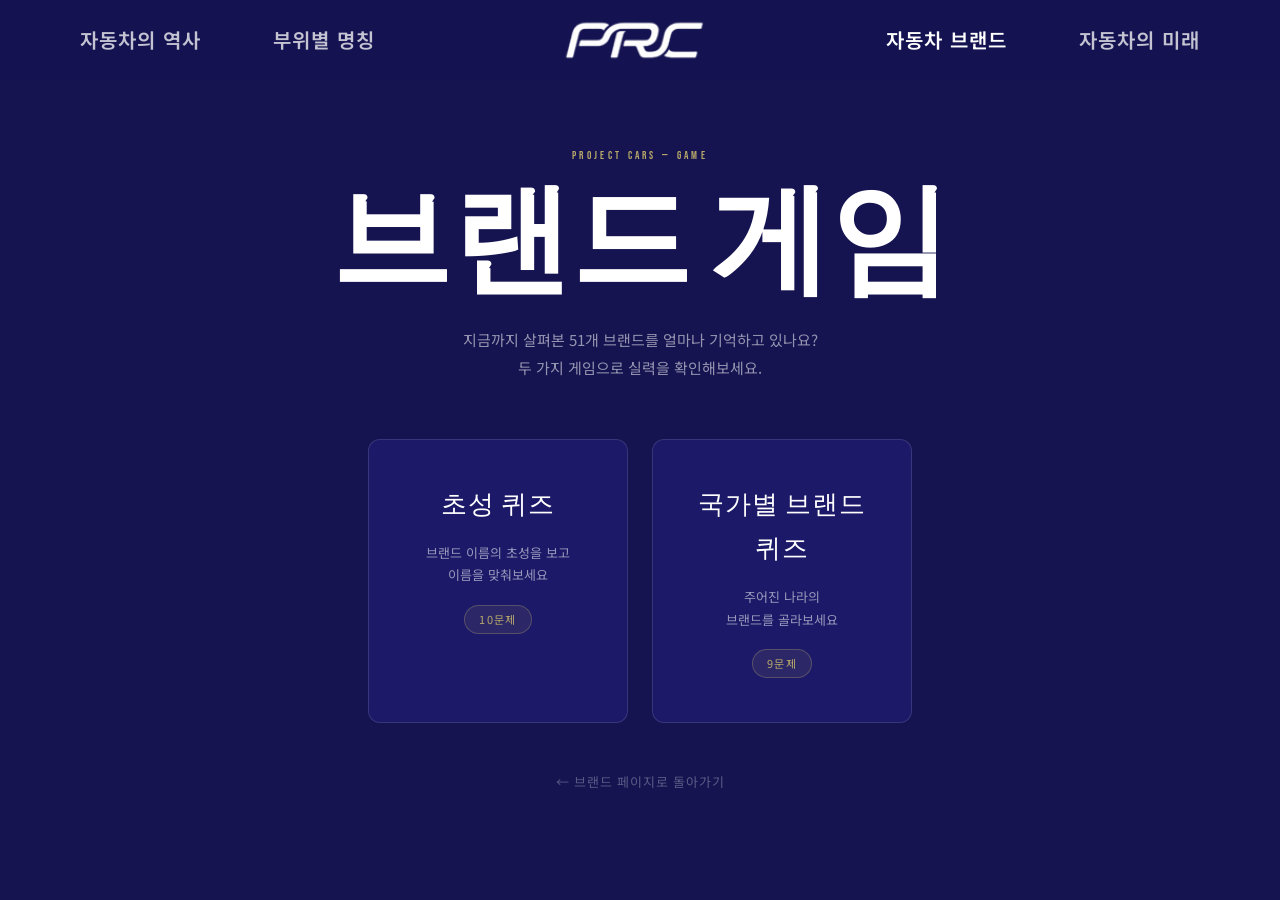
<file: brands_game.html>
<!doctype html>
<html lang="ko">
  <head>
    <meta charset="UTF-8" />
    <meta name="viewport" content="width=device-width, initial-scale=1.0" />
    <title>Project Cars — 브랜드 게임</title>

    <link rel="preconnect" href="https://fonts.googleapis.com" />
    <link
      href="https://fonts.googleapis.com/css2?family=Noto+Sans+KR:wght@300;400;500;700&family=Bebas+Neue&display=swap"
      rel="stylesheet"
    />
    <link
      href="https://fonts.googleapis.com/css2?family=Black+Han+Sans&display=swap"
      rel="stylesheet"
    />
    <link rel="stylesheet" href="theme.css" />
    <link rel="stylesheet" href="brands_game_style.css" />
  </head>

  <body>
    <!-- 공통 네비게이션 바 -->
    <nav class="nav">
      <div class="nav-left">
        <a class="nav-link" href="history.html">자동차의 역사</a>
        <a class="nav-link" href="parts.html">부위별 명칭</a>
      </div>
      <div class="nav-logo">
        <a href="index.html">
          <img src="logo.png" alt="Project Cars" />
        </a>
      </div>
      <div class="nav-right">
        <a class="nav-link active" href="brands.html">자동차 브랜드</a>
        <a class="nav-link" href="future.html">자동차의 미래</a>
      </div>
    </nav>

    <!-- ============================================================
       [화면 1] 게임 선택 화면
  ============================================================ -->
    <div id="selectionScreen" class="game-screen">
      <div class="selection-inner">
        <div class="game-tag">Project Cars — Game</div>
        <h1 class="game-main-title">브랜드 게임</h1>
        <p class="game-subtitle">
          지금까지 살펴본 51개 브랜드를 얼마나 기억하고 있나요?<br />
          두 가지 게임으로 실력을 확인해보세요.
        </p>

        <div class="game-cards">
          <div class="game-select-card" onclick="startGame('cho')">
            <div class="game-select-title">초성 퀴즈</div>
            <div class="game-select-desc">
              브랜드 이름의 초성을 보고<br />이름을 맞춰보세요
            </div>
            <div class="game-select-rounds">10문제</div>
          </div>

          <div class="game-select-card" onclick="startGame('country')">
            <div class="game-select-title">국가별 브랜드 퀴즈</div>
            <div class="game-select-desc">
              주어진 나라의<br />브랜드를 골라보세요
            </div>
            <div class="game-select-rounds">9문제</div>
          </div>
        </div>

        <a href="brands.html" class="selection-back-link"
          >← 브랜드 페이지로 돌아가기</a
        >
      </div>
    </div>

    <!-- ============================================================
       [화면 2] 게임 진행 화면
  ============================================================ -->
    <div id="gameScreen" class="game-screen">
      <!-- 게임 헤더 (문제 번호 / 게임명 / 점수) -->
      <div class="game-header">
        <button class="game-back-btn" onclick="confirmExit()">
          ← 나가기
        </button>
        <span id="gameTitle" class="game-header-title"></span>
        <div class="game-header-right">
          <span id="roundDisplay" class="round-display">1 / 10</span>
          <span id="scoreDisplay" class="score-display">0점</span>
        </div>
      </div>

      <!-- 진행 바 -->
      <div class="game-progress-bar">
        <div id="progressFill" class="game-progress-fill"></div>
      </div>

      <!-- 질문 + 보기 + 피드백 -->
      <div class="game-main">
        <div id="questionArea" class="question-area"></div>
        <div id="choicesArea" class="choices-area"></div>
        <div id="feedbackArea" class="feedback-area"></div>
        <button
          id="nextBtn"
          class="next-btn"
          onclick="handleNext()"
          style="display: none"
        >
          다음 문제 →
        </button>

        <button class="exit-mid-btn" onclick="confirmExit()">
          브랜드 페이지로 돌아가기
        </button>
      </div>
    </div>

    <!-- ============================================================
       [화면 3] 결과 화면
  ============================================================ -->
    <div id="resultScreen" class="game-screen">
      <div class="result-inner">
        <div id="resultContent"></div>
        <div class="result-buttons">
          <button class="result-btn result-btn-primary" onclick="restartGame()">
            다시 하기
          </button>
          <button
            id="otherGameBtn"
            class="result-btn result-btn-secondary"
            onclick="goToOtherGame()"
          >
          </button>
          <a href="brands.html" class="result-btn result-btn-ghost"
            >브랜드 보러 가기</a
          >
        </div>
      </div>
    </div>

    <script src="brands_data.js"></script>
    <script src="brands_game.js"></script>
  </body>
</html>
</file>
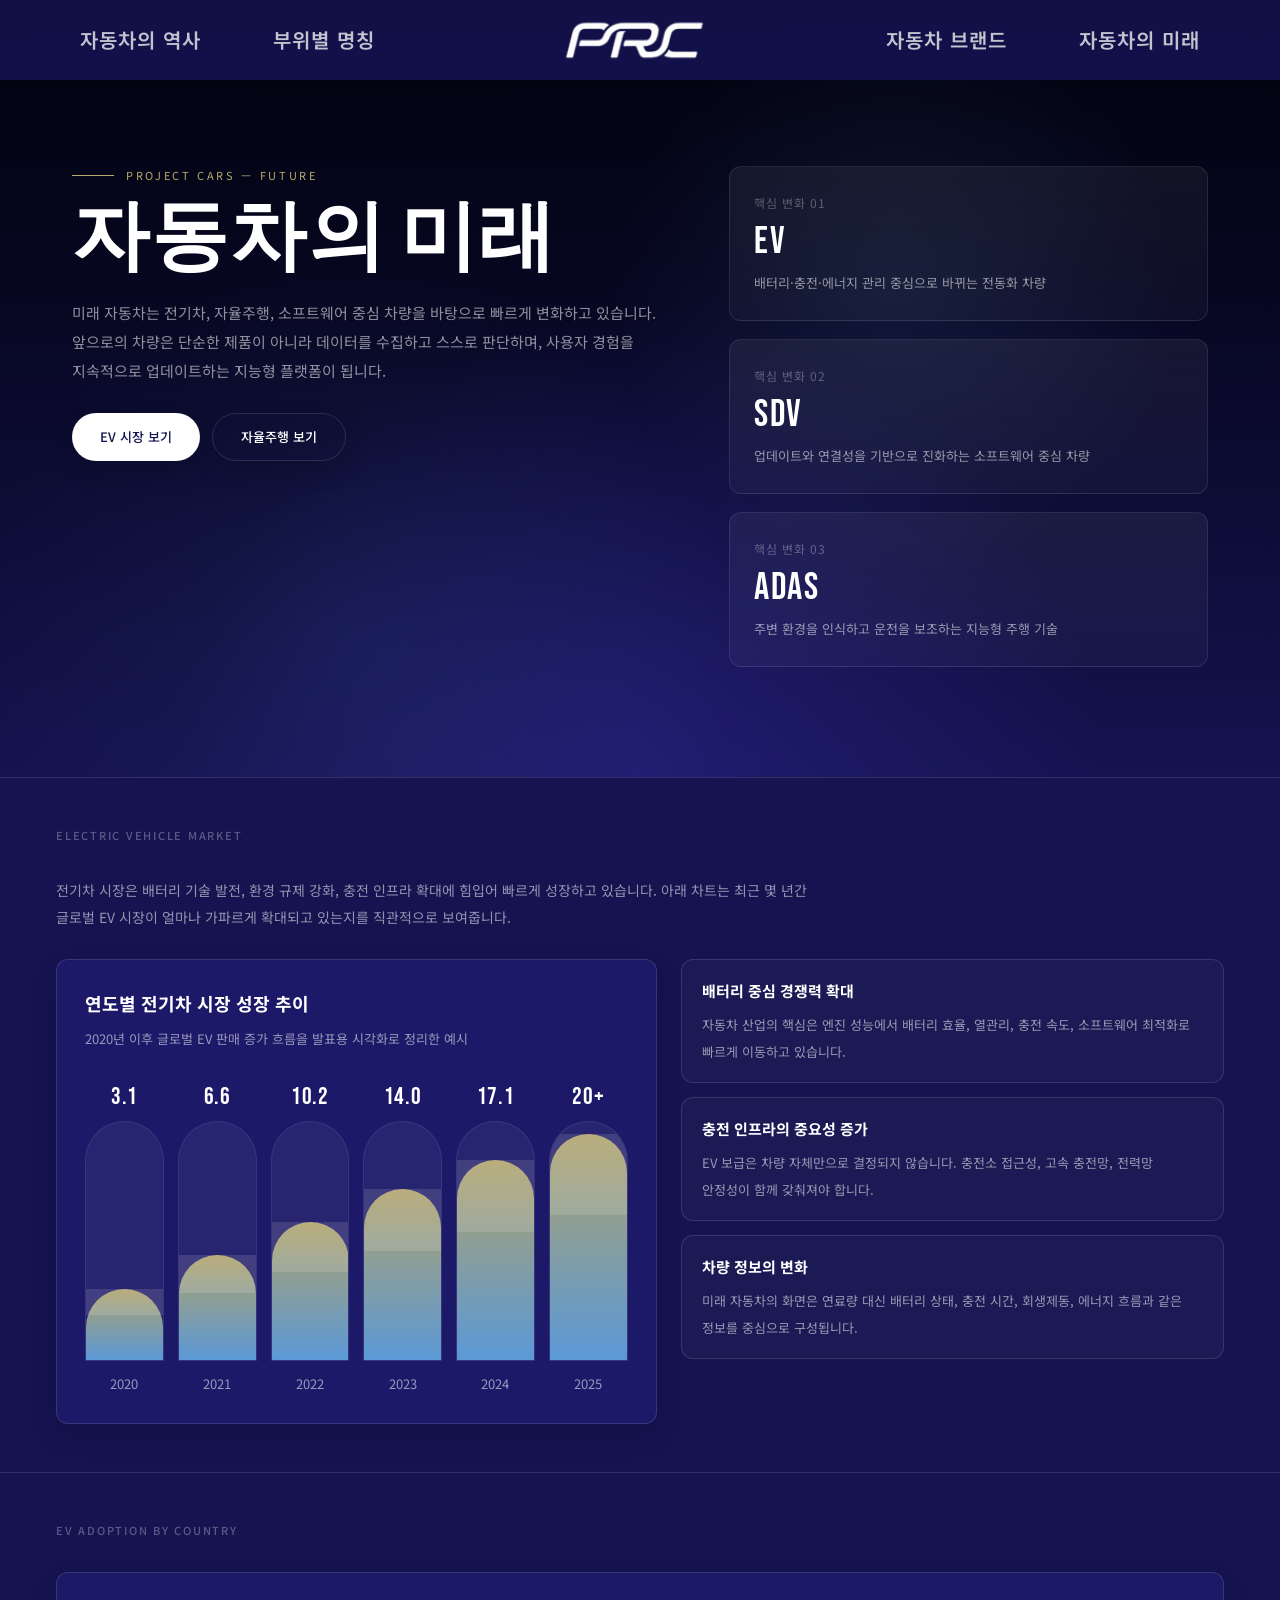
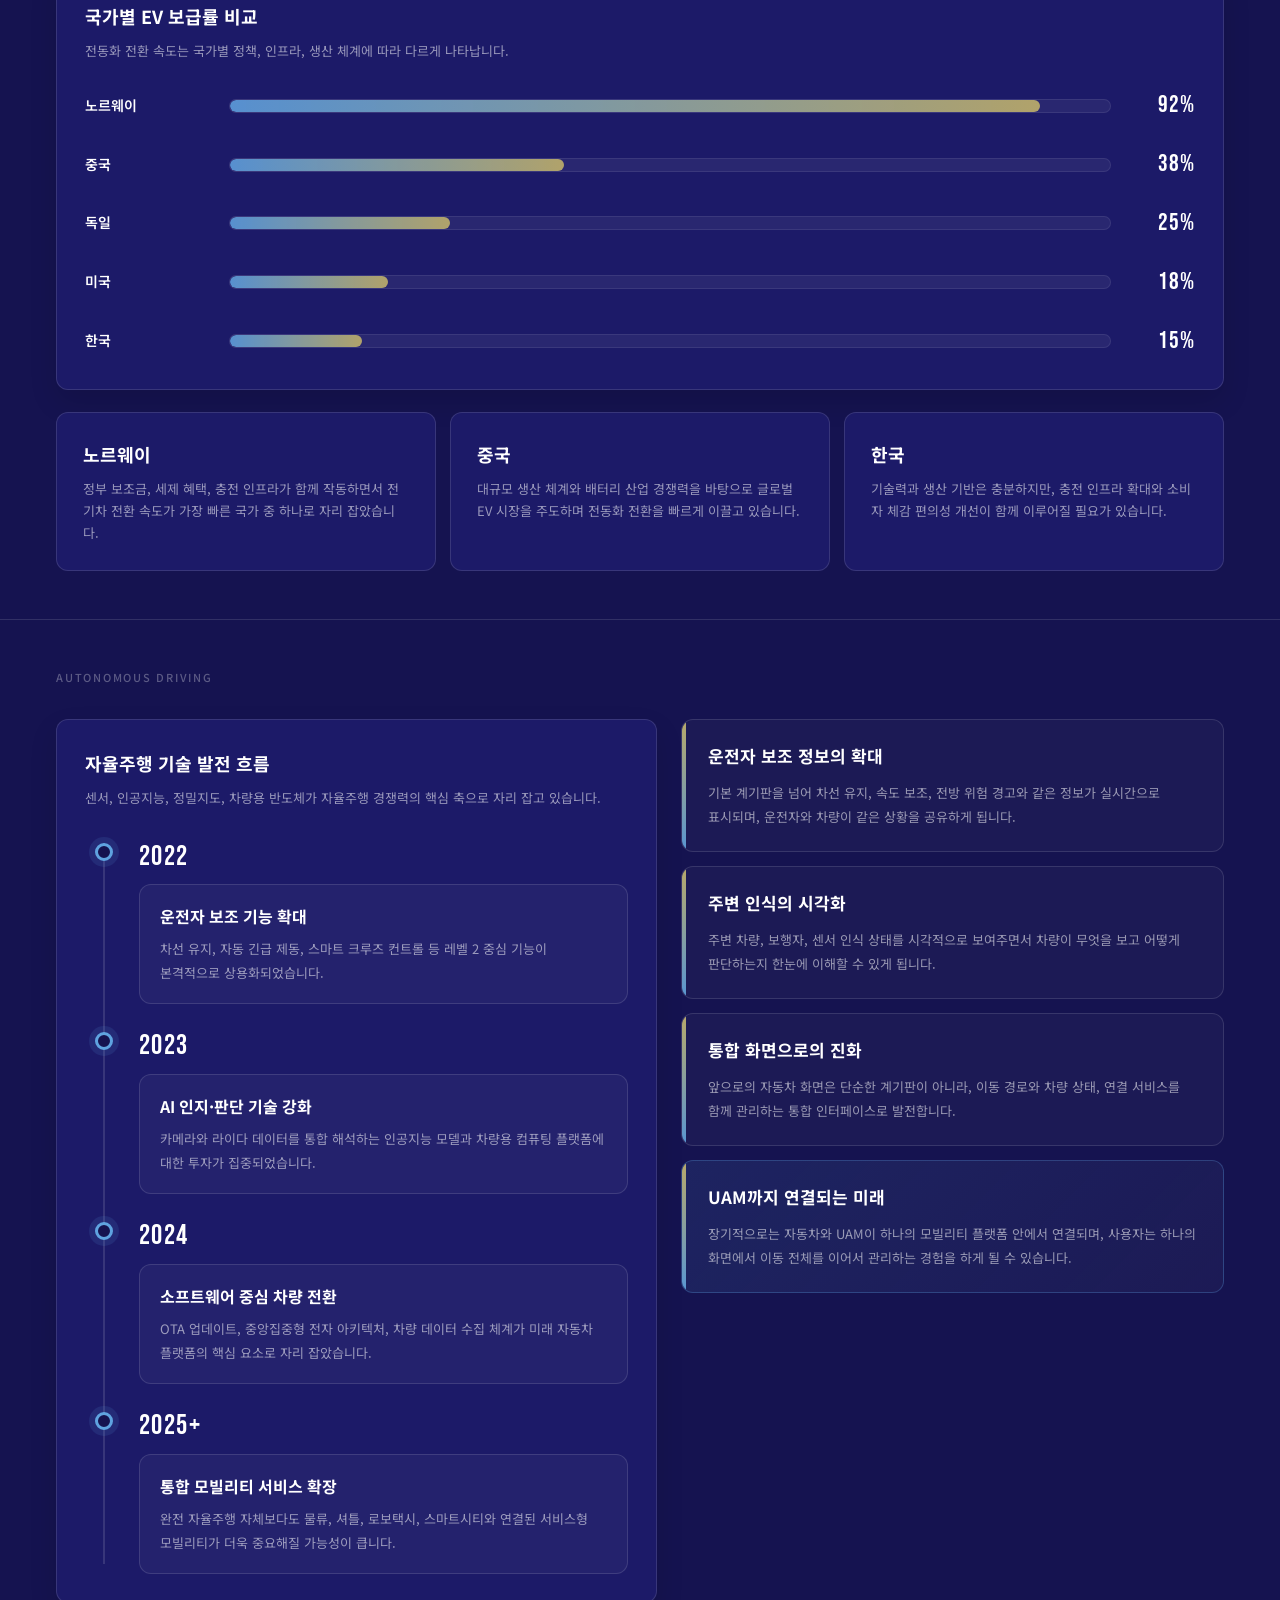
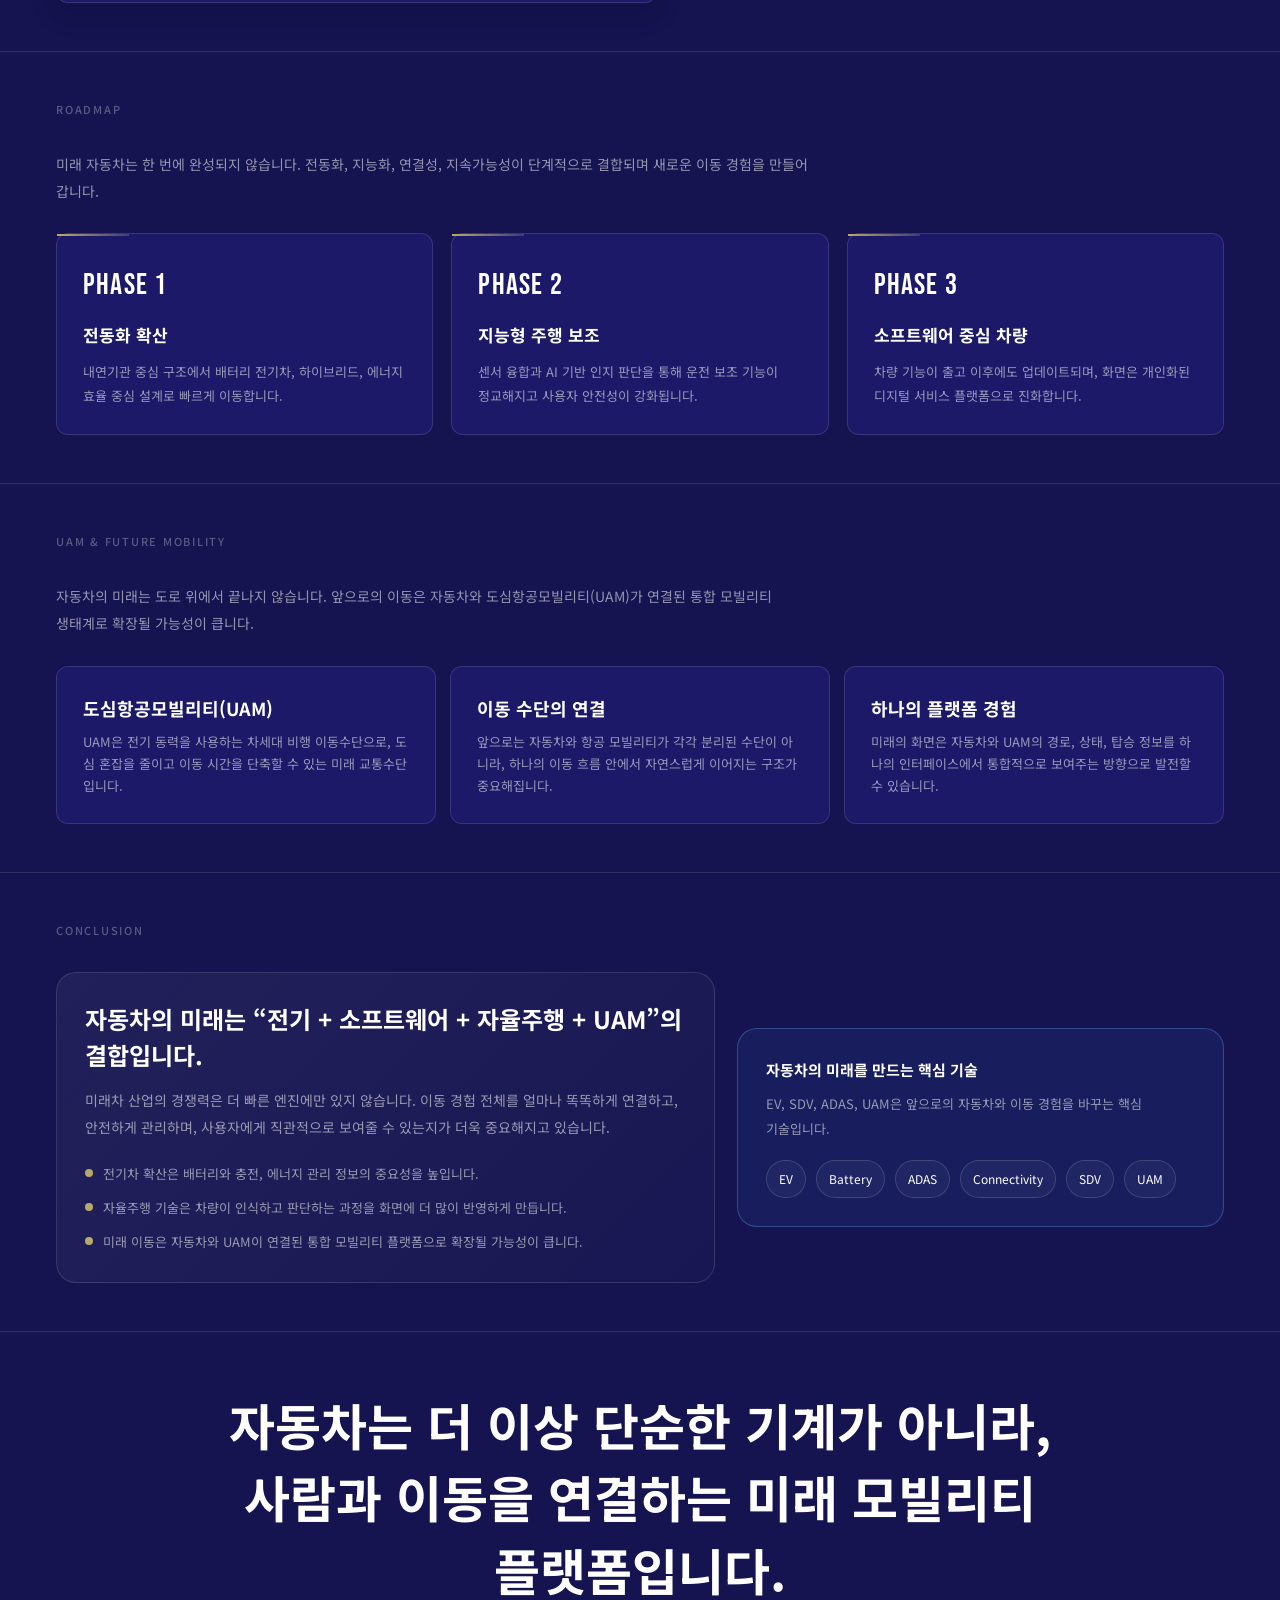
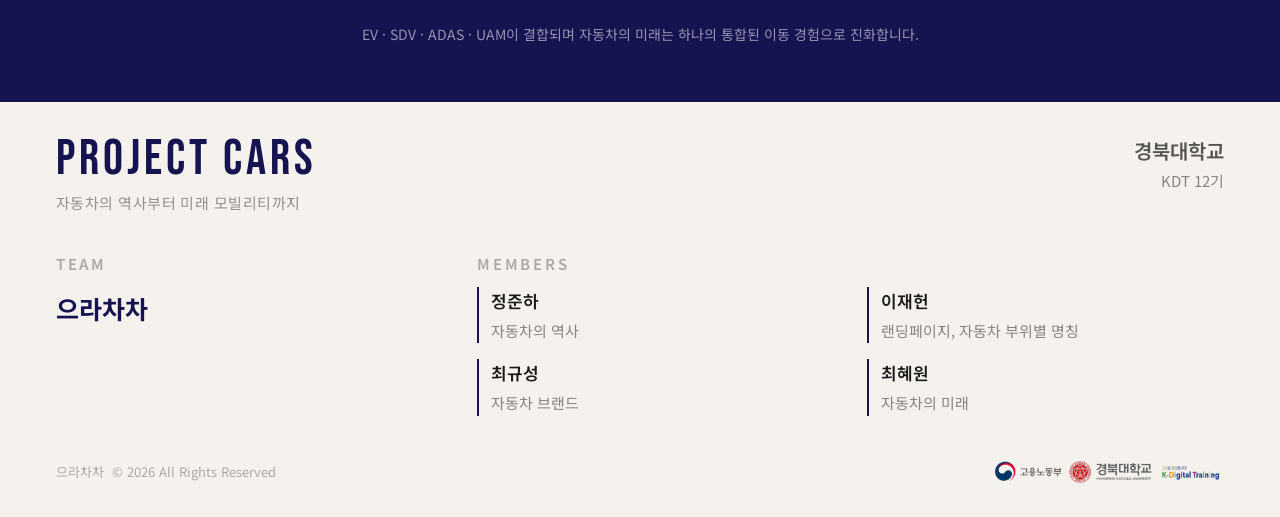
<file: future.html>
<!DOCTYPE html>
<html lang="ko">
<head>
  <meta charset="UTF-8">
  <meta name="viewport" content="width=device-width, initial-scale=1.0">
  <title>Project Cars — 자동차의 미래</title>
  <link rel="preconnect" href="https://fonts.googleapis.com">
  <link href="https://fonts.googleapis.com/css2?family=Noto+Sans+KR:wght@300;400;500;700&family=Bebas+Neue&display=swap" rel="stylesheet">
  <link href="https://fonts.googleapis.com/css2?family=Black+Han+Sans&display=swap" rel="stylesheet">
  <link rel="stylesheet" href="theme.css">
  <link rel="stylesheet" href="future_page.css">
</head>
<body>

  <!-- 미래 페이지 전용 인트로 -->
  <div id="future-intro">
    <div class="future-intro-core">
      <div class="future-intro-ring ring-1"></div>
      <div class="future-intro-ring ring-2"></div>
      <div class="future-intro-ring ring-3"></div>
      <div class="future-intro-grid"></div>
      <div class="future-intro-text">
        <div class="future-intro-kicker">PROJECT CARS</div>
        <div class="future-intro-title">FUTURE MOBILITY</div>
        <div class="future-intro-status">SYSTEM BOOTING · EV · SDV · ADAS · UAM</div>
      </div>
      <div class="future-intro-battery">
        <div class="future-intro-battery-fill"></div>
      </div>
    </div>
  </div>


  <!-- ※ 네비게이션 바 — 수정하지 마세요 -->
  <nav class="nav">
    <div class="nav-left">
      <a class="nav-link" href="history.html">자동차의 역사</a>
      <a class="nav-link" href="parts.html">부위별 명칭</a>
    </div>
    <div class="nav-logo">
      <a href="index.html">
        <img src="logo.png" alt="Project Cars">
      </a>
    </div>
    <div class="nav-right">
      <a class="nav-link" href="brands.html">자동차 브랜드</a>
      <a class="nav-link" href="future.html">자동차의 미래</a>
    </div>
  </nav>
<main>
    <div class="future-hero">
      <div class="future-hero-panel reveal is-visible delay-1">
        <div>
          <div class="eyebrow">Project Cars — Future</div>
          <h1 class="page-title future-main-title">자동차의 미래</h1>
<div class="hero-desc">
            미래 자동차는 전기차, 자율주행, 소프트웨어 중심 차량을 바탕으로 빠르게 변화하고 있습니다.<br>
            앞으로의 차량은 단순한 제품이 아니라 데이터를 수집하고 스스로 판단하며,
            사용자 경험을 지속적으로 업데이트하는 지능형 플랫폼이 됩니다.
          </div>
          <div class="hero-actions">
            <a class="btn btn-primary" href="#ev-growth">EV 시장 보기</a>
            <a class="btn btn-outline" href="#autonomous-investment">자율주행 보기</a>
          </div>
        </div>

        <div class="hero-side">
<div class="hero-metrics">
            <div class="metric-card">
              <div class="metric-label">핵심 변화 01</div>
              <div class="metric-value">EV</div>
              <div class="metric-note">배터리·충전·에너지 관리 중심으로 바뀌는 전동화 차량</div>
            </div>
            <div class="metric-card" style="animation-delay: 0.2s;">
              <div class="metric-label">핵심 변화 02</div>
              <div class="metric-value">SDV</div>
              <div class="metric-note">업데이트와 연결성을 기반으로 진화하는 소프트웨어 중심 차량</div>
            </div>
            <div class="metric-card" style="animation-delay: 0.4s;">
              <div class="metric-label">핵심 변화 03</div>
              <div class="metric-value">ADAS</div>
              <div class="metric-note">주변 환경을 인식하고 운전을 보조하는 지능형 주행 기술</div>
            </div>
          </div>
        </div>
      </div>
    </div>
    </div>

    <div class="section reveal" id="ev-growth">
      <div class="section-label">Electric Vehicle Market</div>
      <div class="section-intro">
        전기차 시장은 배터리 기술 발전, 환경 규제 강화, 충전 인프라 확대에 힘입어 빠르게 성장하고 있습니다.
        아래 차트는 최근 몇 년간 글로벌 EV 시장이 얼마나 가파르게 확대되고 있는지를 직관적으로 보여줍니다.
      </div>

      <div class="future-grid-2">
        <div class="chart-shell">
          <div class="chart-title">연도별 전기차 시장 성장 추이</div>
          <div class="chart-subtitle">2020년 이후 글로벌 EV 판매 증가 흐름을 발표용 시각화로 정리한 예시</div>
          <div class="bar-chart">
            <div class="bar-col">
              <div class="bar-value">3.1</div>
              <div class="bar-wrap"><div class="bar" style="height: 30%;"></div></div>
              <div class="bar-year">2020</div>
            </div>
            <div class="bar-col">
              <div class="bar-value">6.6</div>
              <div class="bar-wrap"><div class="bar" style="height: 44%; animation-delay: 0.08s;"></div></div>
              <div class="bar-year">2021</div>
            </div>
            <div class="bar-col">
              <div class="bar-value">10.2</div>
              <div class="bar-wrap"><div class="bar" style="height: 58%; animation-delay: 0.16s;"></div></div>
              <div class="bar-year">2022</div>
            </div>
            <div class="bar-col">
              <div class="bar-value">14.0</div>
              <div class="bar-wrap"><div class="bar" style="height: 72%; animation-delay: 0.24s;"></div></div>
              <div class="bar-year">2023</div>
            </div>
            <div class="bar-col">
              <div class="bar-value">17.1</div>
              <div class="bar-wrap"><div class="bar" style="height: 84%; animation-delay: 0.32s;"></div></div>
              <div class="bar-year">2024</div>
            </div>
            <div class="bar-col">
              <div class="bar-value">20+</div>
              <div class="bar-wrap"><div class="bar" style="height: 95%; animation-delay: 0.4s;"></div></div>
              <div class="bar-year">2025</div>
            </div>
          </div>
        </div>

        <div class="insight-list">
          <div class="insight-item">
            <strong>배터리 중심 경쟁력 확대</strong>
            <span>자동차 산업의 핵심은 엔진 성능에서 배터리 효율, 열관리, 충전 속도, 소프트웨어 최적화로 빠르게 이동하고 있습니다.</span>
          </div>
          <div class="insight-item">
            <strong>충전 인프라의 중요성 증가</strong>
            <span>EV 보급은 차량 자체만으로 결정되지 않습니다. 충전소 접근성, 고속 충전망, 전력망 안정성이 함께 갖춰져야 합니다.</span>
          </div>
          <div class="insight-item">
            <strong>차량 정보의 변화</strong>
            <span>미래 자동차의 화면은 연료량 대신 배터리 상태, 충전 시간, 회생제동, 에너지 흐름과 같은 정보를 중심으로 구성됩니다.</span>
          </div>
        </div>
      </div>
    </div>

    <div class="section reveal">
      <div class="section-label">EV Adoption by Country</div>
      <div class="chart-shell" style="margin-bottom: 22px;">
        <div class="chart-title">국가별 EV 보급률 비교</div>
        <div class="chart-subtitle">전동화 전환 속도는 국가별 정책, 인프라, 생산 체계에 따라 다르게 나타납니다.</div>
        <div class="adoption-list">
          <div class="adoption-row">
            <div class="adoption-country">노르웨이</div>
            <div class="adoption-track"><div class="adoption-fill" style="width: 92%;"></div></div>
            <div class="adoption-rate">92%</div>
          </div>
          <div class="adoption-row">
            <div class="adoption-country">중국</div>
            <div class="adoption-track"><div class="adoption-fill" style="width: 38%; animation-delay: 0.08s;"></div></div>
            <div class="adoption-rate">38%</div>
          </div>
          <div class="adoption-row">
            <div class="adoption-country">독일</div>
            <div class="adoption-track"><div class="adoption-fill" style="width: 25%; animation-delay: 0.16s;"></div></div>
            <div class="adoption-rate">25%</div>
          </div>
          <div class="adoption-row">
            <div class="adoption-country">미국</div>
            <div class="adoption-track"><div class="adoption-fill" style="width: 18%; animation-delay: 0.24s;"></div></div>
            <div class="adoption-rate">18%</div>
          </div>
          <div class="adoption-row">
            <div class="adoption-country">한국</div>
            <div class="adoption-track"><div class="adoption-fill" style="width: 15%; animation-delay: 0.32s;"></div></div>
            <div class="adoption-rate">15%</div>
          </div>
        </div>
      </div>

      <div class="country-reason-grid" style="grid-template-columns: repeat(auto-fit, minmax(220px, 1fr));">
        <div class="card">
          <div class="card-title">노르웨이</div>
          <div class="card-desc">정부 보조금, 세제 혜택, 충전 인프라가 함께 작동하면서 전기차 전환 속도가 가장 빠른 국가 중 하나로 자리 잡았습니다.</div>
        </div>
        <div class="card">
          <div class="card-title">중국</div>
          <div class="card-desc">대규모 생산 체계와 배터리 산업 경쟁력을 바탕으로 글로벌 EV 시장을 주도하며 전동화 전환을 빠르게 이끌고 있습니다.</div>
        </div>
        <div class="card">
          <div class="card-title">한국</div>
          <div class="card-desc">기술력과 생산 기반은 충분하지만, 충전 인프라 확대와 소비자 체감 편의성 개선이 함께 이루어질 필요가 있습니다.</div>
        </div>
      </div>
    </div>

    <div class="section reveal" id="autonomous-investment">
      <div class="section-label">Autonomous Driving</div>
      <div class="future-grid-2">
        <div class="chart-shell">
          <div class="chart-title">자율주행 기술 발전 흐름</div>
          <div class="chart-subtitle">센서, 인공지능, 정밀지도, 차량용 반도체가 자율주행 경쟁력의 핵심 축으로 자리 잡고 있습니다.</div>
          <div class="investment-timeline">
            <div class="timeline-item">
              <div class="timeline-year">2022</div>
              <div class="timeline-box">
                <strong>운전자 보조 기능 확대</strong>
                <p>차선 유지, 자동 긴급 제동, 스마트 크루즈 컨트롤 등 레벨 2 중심 기능이 본격적으로 상용화되었습니다.</p>
              </div>
            </div>
            <div class="timeline-item">
              <div class="timeline-year">2023</div>
              <div class="timeline-box">
                <strong>AI 인지·판단 기술 강화</strong>
                <p>카메라와 라이다 데이터를 통합 해석하는 인공지능 모델과 차량용 컴퓨팅 플랫폼에 대한 투자가 집중되었습니다.</p>
              </div>
            </div>
            <div class="timeline-item">
              <div class="timeline-year">2024</div>
              <div class="timeline-box">
                <strong>소프트웨어 중심 차량 전환</strong>
                <p>OTA 업데이트, 중앙집중형 전자 아키텍처, 차량 데이터 수집 체계가 미래 자동차 플랫폼의 핵심 요소로 자리 잡았습니다.</p>
              </div>
            </div>
            <div class="timeline-item">
              <div class="timeline-year">2025+</div>
              <div class="timeline-box">
                <strong>통합 모빌리티 서비스 확장</strong>
                <p>완전 자율주행 자체보다도 물류, 셔틀, 로보택시, 스마트시티와 연결된 서비스형 모빌리티가 더욱 중요해질 가능성이 큽니다.</p>
              </div>
            </div>
          </div>
        </div>

        <div class="point-grid">
          <div class="point-card">
            <div class="point-title">운전자 보조 정보의 확대</div>
            <div class="point-desc">
              기본 계기판을 넘어 차선 유지, 속도 보조, 전방 위험 경고와 같은 정보가 실시간으로 표시되며,
              운전자와 차량이 같은 상황을 공유하게 됩니다.
            </div>
          </div>

          <div class="point-card">
            <div class="point-title">주변 인식의 시각화</div>
            <div class="point-desc">
              주변 차량, 보행자, 센서 인식 상태를 시각적으로 보여주면서 차량이 무엇을 보고 어떻게 판단하는지 한눈에 이해할 수 있게 됩니다.
            </div>
          </div>

          <div class="point-card">
            <div class="point-title">통합 화면으로의 진화</div>
            <div class="point-desc">
              앞으로의 자동차 화면은 단순한 계기판이 아니라, 이동 경로와 차량 상태, 연결 서비스를 함께 관리하는 통합 인터페이스로 발전합니다.
            </div>
          </div>

          <div class="point-card accent-card">
            <div class="point-title">UAM까지 연결되는 미래</div>
            <div class="point-desc">
              장기적으로는 자동차와 UAM이 하나의 모빌리티 플랫폼 안에서 연결되며,
              사용자는 하나의 화면에서 이동 전체를 이어서 관리하는 경험을 하게 될 수 있습니다.
            </div>
          </div>
        </div>
      </div>
    </div>

    <div class="section reveal">
      <div class="section-label">Roadmap</div>
      <div class="section-intro">
        미래 자동차는 한 번에 완성되지 않습니다. 전동화, 지능화, 연결성, 지속가능성이 단계적으로 결합되며 새로운 이동 경험을 만들어 갑니다.
      </div>
      <div class="roadmap-grid">
        <div class="roadmap-step card">
          <div class="step-phase">PHASE 1</div>
          <div class="step-title">전동화 확산</div>
          <div class="step-desc">내연기관 중심 구조에서 배터리 전기차, 하이브리드, 에너지 효율 중심 설계로 빠르게 이동합니다.</div>
        </div>
        <div class="roadmap-step card">
          <div class="step-phase">PHASE 2</div>
          <div class="step-title">지능형 주행 보조</div>
          <div class="step-desc">센서 융합과 AI 기반 인지 판단을 통해 운전 보조 기능이 정교해지고 사용자 안전성이 강화됩니다.</div>
        </div>
        <div class="roadmap-step card">
          <div class="step-phase">PHASE 3</div>
          <div class="step-title">소프트웨어 중심 차량</div>
          <div class="step-desc">차량 기능이 출고 이후에도 업데이트되며, 화면은 개인화된 디지털 서비스 플랫폼으로 진화합니다.</div>
        </div>
      </div>
    </div>

    <div class="section reveal">
      <div class="section-label">UAM & Future Mobility</div>
      <div class="section-intro">
        자동차의 미래는 도로 위에서 끝나지 않습니다. 앞으로의 이동은 자동차와 도심항공모빌리티(UAM)가 연결된 통합 모빌리티 생태계로 확장될 가능성이 큽니다.
      </div>
      <div class="uam-grid" style="grid-template-columns: repeat(3, minmax(0, 1fr));">
        <div class="card">
          <div class="card-title">도심항공모빌리티(UAM)</div>
          <div class="card-desc">UAM은 전기 동력을 사용하는 차세대 비행 이동수단으로, 도심 혼잡을 줄이고 이동 시간을 단축할 수 있는 미래 교통수단입니다.</div>
        </div>
        <div class="card">
          <div class="card-title">이동 수단의 연결</div>
          <div class="card-desc">앞으로는 자동차와 항공 모빌리티가 각각 분리된 수단이 아니라, 하나의 이동 흐름 안에서 자연스럽게 이어지는 구조가 중요해집니다.</div>
        </div>
        <div class="card">
          <div class="card-title">하나의 플랫폼 경험</div>
          <div class="card-desc">미래의 화면은 자동차와 UAM의 경로, 상태, 탑승 정보를 하나의 인터페이스에서 통합적으로 보여주는 방향으로 발전할 수 있습니다.</div>
        </div>
      </div>
    </div>

    <div class="section reveal">
      <div class="section-label">Conclusion</div>
      <div class="future-summary">
        <div class="summary-panel">
          <h2>자동차의 미래는 “전기 + 소프트웨어 + 자율주행 + UAM”의 결합입니다.</h2>
          <p>
            미래차 산업의 경쟁력은 더 빠른 엔진에만 있지 않습니다.
            이동 경험 전체를 얼마나 똑똑하게 연결하고, 안전하게 관리하며, 사용자에게 직관적으로 보여줄 수 있는지가 더욱 중요해지고 있습니다.
          </p>
          <div class="summary-points">
            <div class="summary-point">전기차 확산은 배터리와 충전, 에너지 관리 정보의 중요성을 높입니다.</div>
            <div class="summary-point">자율주행 기술은 차량이 인식하고 판단하는 과정을 화면에 더 많이 반영하게 만듭니다.</div>
            <div class="summary-point">미래 이동은 자동차와 UAM이 연결된 통합 모빌리티 플랫폼으로 확장될 가능성이 큽니다.</div>
          </div>
        </div>

        <div class="signal-box">
          <div class="signal-title">자동차의 미래를 만드는 핵심 기술</div>
          <div class="signal-copy">EV, SDV, ADAS, UAM은 앞으로의 자동차와 이동 경험을 바꾸는 핵심 기술입니다.</div>
          <div class="signal-tags">
            <div class="signal-tag">EV</div>
            <div class="signal-tag">Battery</div>
            <div class="signal-tag">ADAS</div>
            <div class="signal-tag">Connectivity</div>
            <div class="signal-tag">SDV</div>
            <div class="signal-tag">UAM</div>
          </div>
        </div>
      </div>
    </div>

    <div class="section reveal">
      <div class="quote-panel">
        <div class="quote-title">
          자동차는 더 이상 단순한 기계가 아니라,<br>
          사람과 이동을 연결하는 미래 모빌리티 플랫폼입니다.
        </div>
        <div class="quote-sub">
          EV · SDV · ADAS · UAM이 결합되며 자동차의 미래는 하나의 통합된 이동 경험으로 진화합니다.
        </div>
      </div>
    </div>
  </main>

  <!-- ※ 푸터 — 수정하지 마세요 -->
  <footer class="footer">
    <div class="footer-top" style="margin-bottom: 35px;">
      <div>
        <div class="footer-project-title">PROJECT CARS</div>
        <div class="footer-tagline">자동차의 역사부터 미래 모빌리티까지</div>
      </div>
      <div style="text-align: right;">
        <div style="font-size: 20px; font-weight: 600; color: rgba(0,0,0,0.65);">경북대학교</div>
        <div style="font-size: 15px; color: rgba(0,0,0,0.45);">KDT 12기</div>
      </div>
    </div>

    <div class="footer-grid">
      <div>
        <div class="footer-label">Team</div>
        <div class="footer-team-name">으라차차</div>
      </div>
      <div>
        <div class="footer-label">Members</div>
        <div class="footer-members">
          <div class="footer-member">
            <div class="footer-member-name">정준하</div>
            <div class="footer-member-role">자동차의 역사</div>
          </div>
          <div class="footer-member">
            <div class="footer-member-name">이재헌</div>
            <div class="footer-member-role">랜딩페이지, 자동차 부위별 명칭</div>
          </div>
          <div class="footer-member">
            <div class="footer-member-name">최규성</div>
            <div class="footer-member-role">자동차 브랜드</div>
          </div>
          <div class="footer-member">
            <div class="footer-member-name">최혜원</div>
            <div class="footer-member-role">자동차의 미래</div>
          </div>
        </div>
      </div>
    </div>

    <div class="footer-bottom">
      <div class="footer-copy">으라차차 &nbsp;© 2026 All Rights Reserved</div>
      <img src="KDT_logo.png" alt="경북대학교 KDT" style="height: 70px; width: auto;">
    </div>
  </footer>

  <script>
    setTimeout(() => {
      const intro = document.getElementById('future-intro');
      if (intro) intro.classList.add('fade-out');
    }, 2500);

    setTimeout(() => {
      const intro = document.getElementById('future-intro');
      if (intro) intro.remove();
    }, 3300);

    const observer = new IntersectionObserver((entries) => {
      entries.forEach((entry) => {
        if (entry.isIntersecting) {
          entry.target.classList.add('is-visible');
          observer.unobserve(entry.target);
        }
      });
    }, { threshold: 0.12 });

    document.querySelectorAll('.reveal').forEach((el) => {
      if (!el.classList.contains('is-visible')) observer.observe(el);
    });
  </script>
</body>
</html>
</file>
<file: theme.css>
/* ================================================
   PROJECT CARS — 공통 테마 파일
   팀원 모두 이 파일을 <link>로 연결해서 사용하세요

   사용법:
   <link rel="preconnect" href="https://fonts.googleapis.com">
   <link href="https://fonts.googleapis.com/css2?family=Noto+Sans+KR:wght@300;400;500;700&family=Bebas+Neue&display=swap" rel="stylesheet">
   <link rel="stylesheet" href="theme.css">
================================================ */


/* ================================================
   1. CSS 변수
================================================ */

:root {
  --color-bg-main:        #151350;
  --color-bg-footer:      #F5F2ED;
  --color-bg-card:        #1C1A68;
  --color-bg-overlay:     rgba(21, 19, 80, 0.52);

  --color-text-primary:   #FFFFFF;
  --color-text-secondary: rgba(255, 255, 255, 0.55);
  --color-text-footer:    #1A1A1A;
  --color-text-muted:     rgba(255, 255, 255, 0.3);

  --color-gold:           #B8A96A;
  --color-sambo:          #2B6CB8;
  --color-sambo-light:    #5FA3E0;

  --color-border:         rgba(255, 255, 255, 0.12);
  --color-border-sambo:   #2B6CB8;

  --font-display:  'Bebas Neue', sans-serif;
  --font-body:     'Noto Sans KR', sans-serif;

  --max-width:     1400px;
  --nav-height:    80px;
  --radius-sm:     6px;
  --radius-md:     12px;
  --radius-lg:     20px;
  --radius-pill:   999px;

  --spacing-xs:    8px;
  --spacing-sm:    16px;
  --spacing-md:    32px;
  --spacing-lg:    48px;
  --spacing-xl:    120px;
}


/* ================================================
   2. 리셋 & 기본 스타일
================================================ */

*, *::before, *::after {
  box-sizing: border-box;
  margin: 0;
  padding: 0;
}

html { scroll-behavior: smooth; }

body {
  font-family: var(--font-body);
  background-color: var(--color-bg-main);
  color: var(--color-text-primary);
  line-height: 1.7;
  -webkit-font-smoothing: antialiased;
}

img { max-width: 100%; display: block; }
a { color: inherit; text-decoration: none; }


/* ================================================
   3. 네비게이션 바 (공통)
   index.html  → <style>에서 position: absolute / transparent 로 덮어쓰기
   template.html → 이 스타일 그대로 사용 (fixed + 반투명)
================================================ */

.nav {
  position: fixed;
  top: 0; left: 0; right: 0;
  z-index: 1000;
  height: var(--nav-height);
  display: flex;
  align-items: center;
  justify-content: space-between;
  padding: 24px 80px;
  background: rgba(21, 19, 80, 0.88);
  backdrop-filter: blur(12px);
  -webkit-backdrop-filter: blur(12px);
}

.nav-left,
.nav-right {
  display: flex;
  align-items: center;
  gap: 72px;
}

.nav-right { justify-content: flex-end; }

.nav-logo {
  flex-shrink: 0;
  text-align: center;
}

.nav-logo img {
  height: 100px;
  width: auto;
}

.nav-logo-text {
  font-family: 'Bebas Neue', sans-serif;
  font-size: 22px;
  color: #fff;
  letter-spacing: 0.1em;
}

.nav-link {
  font-family: var(--font-body);
  font-size: 20px;
  font-weight: 600;
  color: rgba(255, 255, 255, 0.75);
  letter-spacing: 0.05em;
  cursor: pointer;
  transition: color 0.2s;
  white-space: nowrap;
}

.nav-link:hover  { color: #fff; }
.nav-link.active { color: #fff; }


/* ================================================
   4. 하위 페이지 헤더
================================================ */

.page-header {
  padding-top: calc(var(--nav-height) + 80px);
  padding-bottom: 40px;
  padding-left: 80px;  /* 왼쪽 여백 늘리기 */
  padding-right: 56px;
}

.page-tag {
  font-size: 11px;
  font-weight: 500;
  letter-spacing: 0.2em;
  color: var(--color-gold);
  text-transform: uppercase;
  margin-bottom: 12px;
}

.page-title {
  font-size: clamp(36px, 5vw, 64px);  /* 크기 줄이기 */
  font-family: var(--font-display);
  color: var(--color-text-primary);
  line-height: 1;
  letter-spacing: 0.02em;
}


/* ================================================
   5. 섹션
================================================ */

.section {
  padding: var(--spacing-lg) 56px;
  border-top: 1px solid var(--color-border);
  max-width: var(--max-width);
  margin: 0 auto;
}

.section-label {
  font-size: 11px;
  font-weight: 500;
  letter-spacing: 0.16em;
  color: var(--color-text-muted);
  text-transform: uppercase;
  margin-bottom: var(--spacing-md);
}


/* ================================================
   6. 카드
================================================ */

.card {
  background: var(--color-bg-card);
  border: 1px solid var(--color-border);
  border-radius: var(--radius-md);
  padding: var(--spacing-md);
  transition: border-color 0.2s, transform 0.2s;
}

.card:hover {
  border-color: rgba(255, 255, 255, 0.25);
  transform: translateY(-2px);
}

.card-title {
  font-size: 18px;
  font-weight: 700;
  margin-bottom: var(--spacing-xs);
}

.card-desc {
  font-size: 13px;
  color: var(--color-text-secondary);
  line-height: 1.7;
}


/* ================================================
   7. 삼보모터스 배지
================================================ */

.sambo-badge {
  display: inline-flex;
  align-items: center;
  gap: 6px;
  background: rgba(43, 108, 184, 0.15);
  border: 1px solid var(--color-border-sambo);
  border-radius: var(--radius-sm);
  padding: 5px 12px;
  font-size: 11px;
  font-weight: 500;
  color: var(--color-sambo-light);
}

.sambo-badge::before {
  content: '';
  display: block;
  width: 6px;
  height: 6px;
  background: var(--color-sambo);
  border-radius: 50%;
  flex-shrink: 0;
}


/* ================================================
   8. 버튼
================================================ */

.btn {
  display: inline-flex;
  align-items: center;
  gap: 8px;
  padding: 12px 28px;
  border-radius: var(--radius-pill);
  font-family: var(--font-body);
  font-size: 13px;
  font-weight: 500;
  cursor: pointer;
  transition: all 0.2s;
  border: none;
}

.btn-primary {
  background: var(--color-text-primary);
  color: var(--color-bg-main);
}
.btn-primary:hover { background: rgba(255,255,255,0.88); }

.btn-outline {
  background: transparent;
  color: var(--color-text-primary);
  border: 1px solid var(--color-border);
}
.btn-outline:hover { background: rgba(255,255,255,0.08); }

.btn-gold {
  background: transparent;
  color: var(--color-gold);
  border: 1px solid var(--color-gold);
}
.btn-gold:hover { background: rgba(184,169,106,0.1); }


/* ================================================
   9. 푸터 (모든 페이지 동일)
================================================ */

.footer {
  background: #F5F2ED;
  color: #1A1A1A;
  padding: 32px 56px 10px;
}

.footer-top {
  display: flex;
  justify-content: space-between;
  align-items: flex-start;
  padding-bottom: 1px;
}

.footer-project-title {
  font-family: 'Bebas Neue', sans-serif;
  font-size: 50px;
  color: #151350;
  letter-spacing: 0.08em;
  line-height: 1;
  margin-bottom: 6px;
}

.footer-tagline {
  font-size: 15px;
  color: rgba(0,0,0,0.4);
  letter-spacing: 0.03em;
}

.footer-knu {
  display: flex;
  align-items: center;
  gap: 20px;
}

.footer-knu img {
  height: 40px;
  width: auto;
}

.footer-knu-text {
  font-size: 15px;
  color: rgba(0,0,0,0.45);
  line-height: 1.6;
  text-align: right;
}

.footer-knu-text strong {
  display: block;
  font-size: 20px;
  font-weight: 600;
  color: rgba(0,0,0,0.65);
}

.footer-grid {
  display: grid;
  grid-template-columns: 1fr 2fr;
  gap: 48px;
  margin-bottom: 1px;
}

.footer-label {
  font-size: 15px;
  font-weight: 600;
  letter-spacing: 0.18em;
  color: rgba(0,0,0,0.3);
  text-transform: uppercase;
  margin-bottom: 10px;
}

.footer-team-name {
  font-size: 25px;
  font-weight: 700;
  color: #151350;
}

.footer-members {
  display: grid;
  grid-template-columns: 1fr 1fr;
  gap: 16px 32px;
}

.footer-member {
  border-left: 2px solid #151350;
  padding-left: 12px;
}

.footer-member-name {
  font-size: 17px;
  font-weight: 600;
  color: #1A1A1A;
  margin-bottom: 2px;
}

.footer-member-role {
  font-size: 15px;
  color: rgba(0,0,0,0.45);
}

.footer-bottom {
  padding-top: 20px;
  display: flex;
  justify-content: space-between;
  align-items: center;
}

.footer-copy {
  font-size: 13px;
  color: rgba(0,0,0,0.3);
}


/* ================================================
   10. 반응형
================================================ */

@media (max-width: 768px) {
  .nav { padding: 0 20px; }
  .nav-left, .nav-right { gap: 20px; }
  .nav-link { font-size: 11px; }
  .page-header, .section { padding-left: 20px; padding-right: 20px; }
  .footer { padding: 32px 20px 10px; }
  .footer-top { flex-direction: column; gap: 16px; }
  .footer-grid { grid-template-columns: 1fr; gap: 24px; }
  .footer-members { grid-template-columns: 1fr; }
  .footer-bottom { flex-direction: column; gap: 12px; text-align: center; }
}

@media (max-width: 480px) {
  .nav-left, .nav-right { gap: 14px; }
  .nav-link { font-size: 11px; }
  .nav-logo img { height: 28px; }
}
</file>
<file: brands_game_style.css>
/* ================================================================
   brands_game_style.css
   * brands_game.html 전용 스타일
   * theme.css의 CSS 변수를 재사용
================================================================ */


/* ================================================================
   [1] 화면 전환 — 한 번에 하나의 .game-screen만 보임
================================================================ */

/* 기본 상태: 모든 화면 숨김 */
.game-screen {
  display: none;
  flex-direction: column;
  min-height: 100vh;
}

/* 활성 화면만 표시 */
.game-screen.active {
  display: flex;
}


/* ================================================================
   [2] 선택 화면
================================================================ */

.selection-inner {
  flex: 1;
  display: flex;
  flex-direction: column;
  align-items: center;
  justify-content: center;
  text-align: center;
  padding: 120px 40px 80px;
}

.game-tag {
  font-family: var(--font-display);
  font-size: 11px;
  letter-spacing: 0.3em;
  color: var(--color-gold);
  text-transform: uppercase;
  margin-bottom: 24px;
}

.game-main-title {
  font-family: var(--font-display);
  font-size: clamp(72px, 10vw, 120px);
  line-height: 0.9;
  color: var(--color-text-primary);
  margin-bottom: 28px;
}

.game-subtitle {
  font-size: 15px;
  color: var(--color-text-secondary);
  line-height: 1.9;
  margin-bottom: 56px;
}

/* 게임 선택 카드 두 개 */
.game-cards {
  display: flex;
  gap: 24px;
  margin-bottom: 48px;
}

.game-select-card {
  background: var(--color-bg-card);
  border: 1px solid var(--color-border);
  border-radius: var(--radius-md);
  padding: 44px 40px;
  width: 260px;
  cursor: pointer;
  transition: border-color 0.2s, transform 0.25s, box-shadow 0.25s;
  display: flex;
  flex-direction: column;
  align-items: center;
  gap: 14px;
}

.game-select-card:hover {
  border-color: var(--color-gold);
  transform: translateY(-6px);
  box-shadow: 0 16px 40px rgba(0, 0, 0, 0.35);
}

.game-select-icon {
  font-size: 44px;
  line-height: 1;
}

.game-select-title {
  font-family: var(--font-display);
  font-size: 26px;
  letter-spacing: 0.04em;
  color: var(--color-text-primary);
}

.game-select-desc {
  font-size: 13px;
  color: var(--color-text-secondary);
  line-height: 1.75;
  text-align: center;
}

.game-select-rounds {
  font-size: 11px;
  letter-spacing: 0.12em;
  color: var(--color-gold);
  background: rgba(184, 169, 106, 0.10);
  border: 1px solid rgba(184, 169, 106, 0.30);
  border-radius: var(--radius-pill);
  padding: 4px 14px;
  margin-top: 4px;
}

.selection-back-link {
  font-size: 13px;
  color: var(--color-text-muted);
  text-decoration: none;
  letter-spacing: 0.06em;
  background: none;
  border: none;
  cursor: pointer;
  transition: color 0.2s;
}

.selection-back-link:hover {
  color: var(--color-gold);
}


/* ================================================================
   [3] 게임 헤더
================================================================ */

.game-header {
  display: flex;
  align-items: center;
  justify-content: space-between;
  padding: 14px 40px;
  background: var(--color-bg);
  border-bottom: 1px solid var(--color-border);
  position: sticky;
  top: 0;
  z-index: 50;
  /* 네비게이션 바 아래에 위치하도록 오프셋 (nav 높이 약 64px) */
  margin-top: 0;
}

.game-back-btn {
  background: none;
  border: 1px solid var(--color-border);
  color: var(--color-text-secondary);
  font-size: 13px;
  padding: 7px 16px;
  border-radius: var(--radius-sm);
  cursor: pointer;
  font-family: var(--font-body);
  transition: border-color 0.2s, color 0.2s;
}

.game-back-btn:hover {
  border-color: var(--color-gold);
  color: var(--color-gold);
}

.game-header-title {
  font-family: var(--font-display);
  font-size: 20px;
  letter-spacing: 0.06em;
  color: var(--color-text-primary);
}

.game-header-right {
  display: flex;
  align-items: center;
  gap: 20px;
}

.round-display {
  font-size: 13px;
  color: var(--color-text-muted);
  letter-spacing: 0.06em;
}

.score-display {
  font-family: var(--font-display);
  font-size: 22px;
  color: var(--color-gold);
  min-width: 48px;
  text-align: right;
}

/* 진행 바 */
.game-progress-bar {
  height: 3px;
  background: rgba(255, 255, 255, 0.07);
  width: 100%;
  flex-shrink: 0;
}

.game-progress-fill {
  height: 100%;
  background: var(--color-gold);
  transition: width 0.35s ease;
  width: 0%;
}


/* ================================================================
   [4] 게임 메인 영역 (질문 + 보기)
================================================================ */

.game-main {
  flex: 1;
  display: flex;
  flex-direction: column;
  align-items: center;
  justify-content: center;
  padding: 48px 40px 60px;
  width: 100%;
  max-width: 680px;
  margin: 0 auto;
  box-sizing: border-box;
}


/* ── 로고 퀴즈 질문 ── */

.logo-question {
  text-align: center;
  width: 100%;
  margin-bottom: 32px;
}

/* 로고가 표시되는 흰 박스 */
.logo-display {
  width: 100%;
  height: 200px;
  background: #FFFFFF;
  border-radius: var(--radius-md);
  display: flex;
  align-items: center;
  justify-content: center;
  margin-bottom: 24px;
  overflow: hidden;
}

.logo-img {
  height: 130px;
  width: auto;
  max-width: 80%;
  object-fit: contain;
  display: block;
}

/* 이미지 로드 실패 시 텍스트 폴백 */
.logo-fallback {
  font-family: var(--font-display);
  font-size: 36px;
  color: #151350;
  letter-spacing: 0.1em;
}

.question-label {
  font-size: 13px;
  color: var(--color-text-muted);
  letter-spacing: 0.1em;
  text-transform: uppercase;
}


/* ── 초성 퀴즈 질문 ── */

.cho-question {
  text-align: center;
  width: 100%;
  margin-bottom: 32px;
}

/* 초성 문자 — 크고 굵게 표시 */
.cho-display {
  font-family: var(--font-display);
  font-size: clamp(48px, 10vw, 80px);
  color: #ffffff;
  letter-spacing: 0.15em;
  line-height: 1.1;
  margin-bottom: 20px;
  word-break: break-all;
}

/* 힌트 영역 */
.hint-area {
  display: flex;
  flex-direction: column;
  align-items: center;
  gap: 12px;
  margin-top: 16px;
}

.hint-btn {
  background: none;
  border: 1px solid rgba(184, 169, 106, 0.35);
  color: var(--color-gold);
  font-family: var(--font-body);
  font-size: 13px;
  padding: 8px 20px;
  border-radius: var(--radius-pill);
  cursor: pointer;
  transition: background 0.2s, border-color 0.2s;
  letter-spacing: 0.04em;
}

.hint-btn:hover {
  background: rgba(184, 169, 106, 0.10);
  border-color: var(--color-gold);
}

/* 힌트 텍스트 — 클릭 후 표시 */
.hint-text {
  font-size: 13px;
  color: var(--color-text-secondary);
  background: rgba(184, 169, 106, 0.07);
  border: 1px solid rgba(184, 169, 106, 0.2);
  border-radius: var(--radius-sm);
  padding: 10px 20px;
  line-height: 1.7;
  letter-spacing: 0.03em;
  max-width: 480px;
}


/* 서술형 입력창 래퍼 */
.cho-input-area {
  display: flex;
  gap: 10px;
  width: 100%;
  margin-top: 8px;
}

/* 텍스트 입력창 */
.cho-input {
  flex: 1;
  background: var(--color-bg-card);
  border: 1px solid var(--color-border);
  border-radius: var(--radius-sm);
  padding: 16px 20px;
  color: var(--color-text-primary);
  font-family: var(--font-body);
  font-size: 16px;
  outline: none;
  transition: border-color 0.2s;
}

.cho-input:focus {
  border-color: rgba(184, 169, 106, 0.6);
}

.cho-input::placeholder {
  color: var(--color-text-muted);
}

/* 정답 / 오답 시 입력창 색상 */
.cho-input.cho-input-correct {
  border-color: #4ade80;
  background: rgba(74, 222, 128, 0.08);
  color: #4ade80;
}

.cho-input.cho-input-wrong {
  border-color: #f87171;
  background: rgba(248, 113, 113, 0.08);
  color: #f87171;
}

/* 확인 버튼 */
.cho-submit-btn {
  background: var(--color-gold);
  color: #0a0920;
  border: none;
  border-radius: var(--radius-sm);
  padding: 16px 28px;
  font-family: var(--font-display);
  font-size: 16px;
  letter-spacing: 0.06em;
  cursor: pointer;
  white-space: nowrap;
  transition: opacity 0.2s;
  flex-shrink: 0;
}

.cho-submit-btn:hover {
  opacity: 0.85;
}

.cho-submit-btn:disabled {
  opacity: 0.4;
  cursor: default;
}


/* ── 국가 퀴즈 질문 ── */

.country-question {
  text-align: center;
  margin-bottom: 36px;
}

.country-flag {
  font-size: 72px;
  line-height: 1;
  margin-bottom: 16px;
}

.country-name {
  font-family: var(--font-display);
  font-size: clamp(48px, 8vw, 72px);
  color: var(--color-text-primary);
  letter-spacing: 0.04em;
  margin-bottom: 16px;
  line-height: 1;
}


/* ── 보기 버튼들 ── */

.choices-area {
  width: 100%;
  margin-bottom: 24px;
}

/* 1열 그리드 — 5개 보기 동일 크기 */
.choices-grid {
  display: grid;
  grid-template-columns: 1fr;
  gap: 10px;
  width: 100%;
}

/* 보기 버튼 기본 스타일 */
.choice-btn {
  background: var(--color-bg-card);
  border: 1px solid var(--color-border);
  border-radius: var(--radius-sm);
  padding: 18px 20px;
  color: var(--color-text-primary);
  font-family: var(--font-body);
  font-size: 15px;
  cursor: pointer;
  transition: border-color 0.15s, background 0.15s, color 0.15s;
  text-align: center;
  line-height: 1.4;
}

.choice-btn:hover {
  border-color: rgba(184, 169, 106, 0.5);
  background: rgba(184, 169, 106, 0.05);
}

/* 정답 */
.choice-btn.correct {
  border-color: #4ade80;
  background: rgba(74, 222, 128, 0.10);
  color: #4ade80;
  pointer-events: none;
}

/* 오답 */
.choice-btn.wrong {
  border-color: #f87171;
  background: rgba(248, 113, 113, 0.10);
  color: #f87171;
  pointer-events: none;
}

/* 답 선택 후 나머지 버튼 비활성화 */
.choices-area.answered .choice-btn:not(.correct):not(.wrong) {
  opacity: 0.4;
  pointer-events: none;
}

/* 국가 퀴즈 보기 — 로고 미니 이미지 포함 */
.choice-btn-with-logo {
  display: flex;
  align-items: center;
  gap: 12px;
  text-align: left;
  justify-content: flex-start;
}

.choice-mini-logo {
  height: 30px;
  width: 44px;
  object-fit: contain;
  background: white;
  border-radius: 4px;
  padding: 3px 6px;
  flex-shrink: 0;
  box-sizing: border-box;
}


/* ── 피드백 & 다음 버튼 ── */

.feedback-area {
  min-height: 28px;
  text-align: center;
  margin-bottom: 20px;
  font-size: 14px;
  letter-spacing: 0.03em;
  line-height: 1.6;
}

.feedback-correct { color: #4ade80; }
.feedback-wrong   { color: #f87171; }

.next-btn {
  background: var(--color-gold);
  color: #0a0920;
  border: none;
  border-radius: var(--radius-sm);
  padding: 15px 44px;
  font-family: var(--font-display);
  font-size: 17px;
  letter-spacing: 0.08em;
  cursor: pointer;
  transition: opacity 0.2s, transform 0.2s;
}

.next-btn:hover {
  opacity: 0.85;
  transform: translateY(-2px);
}

/* 퀴즈 중간 돌아가기 버튼 */
.exit-mid-btn {
  margin-top: 24px;
  background: none;
  border: none;
  color: var(--color-text-muted);
  font-family: var(--font-body);
  font-size: 13px;
  cursor: pointer;
  text-decoration: underline;
  text-underline-offset: 3px;
  transition: color 0.2s;
}

.exit-mid-btn:hover {
  color: var(--color-text-secondary);
}


/* ================================================================
   [5] 결과 화면
================================================================ */

.result-inner {
  flex: 1;
  display: flex;
  flex-direction: column;
  align-items: center;
  justify-content: center;
  text-align: center;
  padding: 120px 40px 80px;
}

/* 원형 링 점수판 */
.result-ring-wrap {
  position: relative;
  width: 220px;
  height: 220px;
  margin: 0 auto 44px;
}

.result-ring-svg {
  width: 100%;
  height: 100%;
  transform: rotate(-90deg); /* 12시 방향에서 시작 */
}

.ring-bg {
  fill: none;
  stroke: rgba(255, 255, 255, 0.07);
  stroke-width: 10;
}

.ring-fill {
  fill: none;
  stroke: var(--color-gold);
  stroke-width: 10;
  stroke-linecap: round;
  transition: stroke-dashoffset 1s cubic-bezier(0.25, 0.46, 0.45, 0.94);
}

/* 링 안쪽 숫자 */
.result-ring-text {
  position: absolute;
  top: 50%;
  left: 50%;
  transform: translate(-50%, -50%);
  display: flex;
  align-items: baseline;
  gap: 2px;
  white-space: nowrap;
}

.result-num {
  font-family: var(--font-display);
  font-size: 72px;
  color: var(--color-gold);
  line-height: 1;
}

.result-sep {
  font-family: var(--font-display);
  font-size: 32px;
  color: var(--color-text-muted);
  line-height: 1;
}


.result-buttons {
  display: flex;
  gap: 12px;
  flex-wrap: wrap;
  justify-content: center;
}

.result-btn {
  padding: 13px 28px;
  border-radius: var(--radius-sm);
  font-family: var(--font-body);
  font-size: 14px;
  cursor: pointer;
  transition: opacity 0.2s, transform 0.2s;
  text-decoration: none;
  display: inline-block;
  line-height: 1;
}

.result-btn:hover {
  opacity: 0.85;
  transform: translateY(-2px);
}

.result-btn-primary {
  background: var(--color-gold);
  color: #0a0920;
  border: none;
  font-weight: 600;
}

.result-btn-secondary {
  background: none;
  border: 1px solid var(--color-border);
  color: var(--color-text-primary);
}

.result-btn-ghost {
  background: none;
  border: 1px solid rgba(184, 169, 106, 0.35);
  color: var(--color-gold);
}
</file>
<file: future_page.css>
/* ================================================
   future_page.css — 자동차의 미래 페이지 전용 스타일
   theme (1).css는 절대 수정하지 마세요.
================================================ */

html { scroll-behavior: smooth; }

.reveal {
  opacity: 0;
  transform: translateY(24px);
  transition: opacity 0.8s ease, transform 0.8s ease;
}
.reveal.is-visible {
  opacity: 1;
  transform: translateY(0);
}

.delay-1 { transition-delay: 0.08s; }
.delay-2 { transition-delay: 0.16s; }
.delay-3 { transition-delay: 0.24s; }

/* 미래 페이지 인트로 */
#future-intro {
  position: fixed;
  inset: 0;
  z-index: 10000;
  background:
    radial-gradient(circle at center, rgba(95,163,224,0.12), transparent 34%),
    linear-gradient(180deg, rgba(8,8,28,0.96), rgba(0,0,0,0.98));
  display: flex;
  align-items: center;
  justify-content: center;
  pointer-events: none;
  overflow: hidden;
}
#future-intro.fade-out {
  animation: introFadeOut 0.8s ease forwards;
}
@keyframes introFadeOut {
  to { opacity: 0; }
}

.future-intro-core {
  position: relative;
  width: min(72vw, 620px);
  aspect-ratio: 1 / 1;
  display: flex;
  align-items: center;
  justify-content: center;
}

.future-intro-ring {
  position: absolute;
  border-radius: 50%;
  border: 1px solid rgba(184,169,106,0.24);
  box-shadow: 0 0 24px rgba(95,163,224,0.08);
}
.ring-1 {
  inset: 6%;
  animation: rotateSlow 14s linear infinite;
}
.ring-2 {
  inset: 16%;
  border-color: rgba(95,163,224,0.35);
  animation: rotateReverse 10s linear infinite;
}
.ring-3 {
  inset: 29%;
  border-color: rgba(255,255,255,0.14);
  animation: pulseRing 1.8s ease-in-out infinite;
}

.future-intro-grid {
  position: absolute;
  inset: 0;
  background-image:
    linear-gradient(rgba(95,163,224,0.07) 1px, transparent 1px),
    linear-gradient(90deg, rgba(95,163,224,0.07) 1px, transparent 1px);
  background-size: 32px 32px;
  mask-image: radial-gradient(circle at center, black 36%, transparent 76%);
  animation: gridFloat 5s ease-in-out infinite;
}

.future-intro-text {
  position: relative;
  z-index: 1;
  text-align: center;
  animation: textRise 0.9s ease both 0.2s;
}
.future-intro-kicker {
  font-size: 11px;
  letter-spacing: 0.24em;
  color: var(--color-gold);
  margin-bottom: 10px;
}
.future-intro-title {
  font-family: var(--font-display);
  font-size: clamp(40px, 7vw, 78px);
  line-height: 1;
  letter-spacing: 0.08em;
  color: var(--color-text-primary);
  text-shadow: 0 0 22px rgba(95,163,224,0.18);
}
.future-intro-status {
  margin-top: 14px;
  font-size: 12px;
  letter-spacing: 0.16em;
  color: rgba(255,255,255,0.54);
}

.future-intro-battery {
  position: absolute;
  bottom: 8%;
  left: 50%;
  transform: translateX(-50%);
  width: 220px;
  height: 16px;
  border-radius: 999px;
  border: 1px solid rgba(255,255,255,0.18);
  overflow: hidden;
  background: rgba(255,255,255,0.04);
}
.future-intro-battery-fill {
  height: 100%;
  width: 0;
  background: linear-gradient(90deg, rgba(184,169,106,0.92), rgba(95,163,224,0.92));
  animation: batteryCharge 1.8s ease 0.4s forwards;
}

@keyframes rotateSlow {
  from { transform: rotate(0deg); }
  to { transform: rotate(360deg); }
}
@keyframes rotateReverse {
  from { transform: rotate(360deg); }
  to { transform: rotate(0deg); }
}
@keyframes pulseRing {
  0%, 100% { transform: scale(1); opacity: 0.55; }
  50% { transform: scale(1.04); opacity: 1; }
}
@keyframes gridFloat {
  0%, 100% { transform: scale(1) translateY(0); opacity: 0.8; }
  50% { transform: scale(1.04) translateY(-5px); opacity: 1; }
}
@keyframes textRise {
  from { opacity: 0; transform: translateY(18px); }
  to { opacity: 1; transform: translateY(0); }
}
@keyframes batteryCharge {
  from { width: 0; }
  to { width: 100%; }
}
@keyframes floatGlow {
  0%, 100% { transform: translateY(0); }
  50% { transform: translateY(-5px); }
}
@keyframes growBar {
  from { transform: scaleY(0.12); }
  to { transform: scaleY(1); }
}
@keyframes slideFill {
  from { transform: scaleX(0.08); }
  to { transform: scaleX(1); }
}

.future-hero {
  position: relative;
  max-width: none;
  margin: 0;
  padding: calc(var(--nav-height) + 86px) 72px 110px;
  min-height: 82vh;
  display: flex;
  align-items: center;
  overflow: hidden;
  background:
    radial-gradient(circle at 50% 100%, rgba(44, 38, 145, 0.52) 0%, transparent 46%),
    linear-gradient(180deg, #02030d 0%, #06061f 34%, #151350 100%);
}

.future-hero::before {
  content: '';
  position: absolute;
  inset: 0;
  background:
    radial-gradient(circle at 70% 38%, rgba(95,163,224,0.10), transparent 28%),
    radial-gradient(circle at 28% 82%, rgba(95,163,224,0.07), transparent 34%);
  pointer-events: none;
}

.future-hero-panel {
  position: relative;
  z-index: 1;
  width: 100%;
  max-width: 1500px;
  margin: 0 auto;
  background: none;
  border: none;
  box-shadow: none;
  padding: 0;
  display: grid;
  grid-template-columns: 1.1fr 0.9fr;
  gap: 72px;
}

.future-hero-panel::before {
  content: none;
}

.eyebrow {
  display: flex;
  align-items: center;
  gap: 12px;
  font-size: 11px;
  letter-spacing: 0.24em;
  color: var(--color-gold);
  text-transform: uppercase;
  margin-bottom: 18px;
}

.eyebrow::before {
  content: '';
  width: 42px;
  height: 1px;
  background: var(--color-gold);
}
.future-main-title {
  font-size: clamp(40px, 6vw, 86px);
  line-height: 0.95;
  margin-bottom: 22px;
}
.hero-title {
  max-width: 700px;
  font-family: var(--font-body);
  font-size: clamp(24px, 2.5vw, 38px);
  font-weight: 700;
  line-height: 1.42;
  margin-bottom: 18px;
  word-break: keep-all;
}
.hero-desc {
  max-width: 620px;
  color: var(--color-text-secondary);
  font-size: 15px;
  line-height: 1.95;
  word-break: keep-all;
}
.hero-actions {
  display: flex;
  gap: 12px;
  flex-wrap: wrap;
  margin-top: 28px;
}
.hero-actions .btn {
  box-shadow: 0 10px 24px rgba(0,0,0,0.16);
}

.hero-side {
  display: grid;
  align-content: center;
}


.hero-metrics {
  display: grid;
  gap: 18px;
  align-content: start;
}
.metric-card {
  min-height: 155px;
  display: flex;
  flex-direction: column;
  justify-content: center;
  background: linear-gradient(180deg, rgba(255,255,255,0.06), rgba(255,255,255,0.03));
  border: 1px solid rgba(255,255,255,0.09);
  border-radius: var(--radius-md);
  padding: 22px 24px;
  transition: transform 0.25s ease, border-color 0.25s ease, box-shadow 0.25s ease;
  animation: floatGlow 4.8s ease-in-out infinite;
}
.metric-card:hover {
  transform: translateY(-4px);
  border-color: rgba(255,255,255,0.18);
  box-shadow: 0 18px 34px rgba(0,0,0,0.18);
}
.metric-label {
  font-size: 12px;
  letter-spacing: 0.08em;
  color: var(--color-text-muted);
  text-transform: uppercase;
  margin-bottom: 10px;
}
.metric-value {
  font-family: var(--font-display);
  font-size: 38px;
  line-height: 1;
  letter-spacing: 0.04em;
  margin-bottom: 10px;
}
.metric-note {
  font-size: 13px;
  color: var(--color-text-secondary);
  line-height: 1.8;
  word-break: keep-all;
}

.future-grid-2 {
  display: grid;
  grid-template-columns: 1.05fr 0.95fr;
  gap: 24px;
  align-items: start;
}
.section-intro {
  color: var(--color-text-secondary);
  font-size: 14px;
  line-height: 1.95;
  max-width: 760px;
  margin-bottom: 28px;
  word-break: keep-all;
}
.chart-shell {
  background: var(--color-bg-card);
  border: 1px solid var(--color-border);
  border-radius: var(--radius-md);
  padding: 28px;
  box-shadow: 0 12px 28px rgba(0,0,0,0.12);
}
.chart-title {
  font-size: 18px;
  font-weight: 700;
  margin-bottom: 8px;
}
.chart-subtitle {
  font-size: 13px;
  color: var(--color-text-secondary);
  line-height: 1.85;
  margin-bottom: 22px;
  word-break: keep-all;
}

.bar-chart {
  display: flex;
  align-items: end;
  justify-content: space-between;
  gap: 14px;
  min-height: 320px;
  padding-top: 12px;
}
.bar-col {
  flex: 1;
  display: flex;
  flex-direction: column;
  align-items: center;
  gap: 12px;
}
.bar-wrap {
  width: 100%;
  max-width: 84px;
  height: 240px;
  display: flex;
  align-items: end;
  border-radius: 999px 999px 18px 18px;
  background: rgba(255,255,255,0.05);
  border: 1px solid rgba(255,255,255,0.08);
  overflow: hidden;
}
.bar {
  width: 100%;
  background: linear-gradient(180deg, rgba(184,169,106,0.95), rgba(95,163,224,0.92));
  border-radius: 999px 999px 18px 18px;
  position: relative;
  animation: growBar 1.3s ease both;
  transform-origin: bottom;
}
.bar::after {
  content: '';
  position: absolute;
  top: 0; left: 0; right: 0;
  height: 36%;
  background: rgba(255,255,255,0.12);
}
.bar-value {
  font-family: var(--font-display);
  font-size: 24px;
  line-height: 1;
  letter-spacing: 0.03em;
}
.bar-year {
  font-size: 13px;
  color: var(--color-text-secondary);
}

.insight-list,
.country-reason-grid,
.point-grid,
.uam-grid {
  display: grid;
  gap: 14px;
}
.insight-item {
  background: rgba(255,255,255,0.03);
  border: 1px solid var(--color-border);
  border-radius: var(--radius-md);
  padding: 18px 20px;
  transition: transform 0.25s ease, border-color 0.25s ease;
}
.insight-item:hover {
  transform: translateY(-3px);
  border-color: rgba(255,255,255,0.22);
}
.insight-item strong {
  display: block;
  font-size: 15px;
  margin-bottom: 6px;
  color: var(--color-text-primary);
}
.insight-item span {
  font-size: 13px;
  line-height: 1.8;
  color: var(--color-text-secondary);
  word-break: keep-all;
}

.adoption-list {
  display: grid;
  gap: 18px;
  margin-top: 10px;
}
.adoption-row {
  display: grid;
  grid-template-columns: 130px 1fr 70px;
  align-items: center;
  gap: 14px;
}
.adoption-country {
  font-size: 14px;
  font-weight: 600;
}
.adoption-track {
  position: relative;
  height: 14px;
  background: rgba(255,255,255,0.06);
  border: 1px solid rgba(255,255,255,0.08);
  border-radius: 999px;
  overflow: hidden;
}
.adoption-fill {
  height: 100%;
  border-radius: 999px;
  background: linear-gradient(90deg, rgba(95,163,224,0.85), rgba(184,169,106,0.95));
  animation: slideFill 1.1s ease both;
  transform-origin: left;
}
.adoption-rate {
  text-align: right;
  font-family: var(--font-display);
  font-size: 24px;
  letter-spacing: 0.04em;
}

.investment-timeline {
  position: relative;
  display: grid;
  gap: 18px;
  margin-top: 8px;
}
.investment-timeline::before {
  content: '';
  position: absolute;
  left: 18px;
  top: 10px;
  bottom: 10px;
  width: 2px;
  background: rgba(255,255,255,0.12);
}
.timeline-item {
  position: relative;
  padding-left: 54px;
}
.timeline-item::before {
  content: '';
  position: absolute;
  left: 10px;
  top: 10px;
  width: 18px;
  height: 18px;
  border-radius: 50%;
  border: 3px solid var(--color-sambo-light);
  background: var(--color-bg-main);
  box-shadow: 0 0 0 6px rgba(95,163,224,0.12);
}
.timeline-year {
  font-family: var(--font-display);
  font-size: 28px;
  letter-spacing: 0.05em;
  margin-bottom: 4px;
}
.timeline-box {
  background: rgba(255,255,255,0.04);
  border: 1px solid var(--color-border);
  border-radius: var(--radius-md);
  padding: 18px 20px;
  transition: transform 0.25s ease, border-color 0.25s ease;
}
.timeline-box:hover {
  transform: translateX(4px);
  border-color: rgba(255,255,255,0.2);
}
.timeline-box strong {
  display: block;
  font-size: 16px;
  margin-bottom: 7px;
}
.timeline-box p {
  font-size: 13px;
  line-height: 1.85;
  color: var(--color-text-secondary);
  word-break: keep-all;
}

.point-card {
  position: relative;
  padding: 22px 22px 22px 26px;
  background: rgba(255,255,255,0.03);
  border: 1px solid var(--color-border);
  border-radius: var(--radius-md);
  transition: transform 0.25s ease, border-color 0.25s ease, box-shadow 0.25s ease;
  overflow: hidden;
}
.point-card::before {
  content: '';
  position: absolute;
  left: 0; top: 0;
  width: 4px;
  height: 100%;
  background: linear-gradient(180deg, var(--color-gold), rgba(95,163,224,0.9));
}
.point-card:hover {
  transform: translateY(-3px);
  border-color: rgba(255,255,255,0.22);
  box-shadow: 0 14px 28px rgba(0,0,0,0.12);
}
.point-title {
  font-size: 17px;
  font-weight: 700;
  margin-bottom: 10px;
}
.point-desc {
  font-size: 13px;
  color: var(--color-text-secondary);
  line-height: 1.85;
  word-break: keep-all;
}
.accent-card {
  background: linear-gradient(135deg, rgba(95,163,224,0.12), rgba(255,255,255,0.03));
  border-color: rgba(95,163,224,0.28);
}

.roadmap-grid {
  display: grid;
  grid-template-columns: repeat(3, minmax(0, 1fr));
  gap: 18px;
}
.roadmap-step {
  position: relative;
  padding-top: 18px;
}
.roadmap-step::before {
  content: '';
  position: absolute;
  top: 0; left: 0;
  width: 72px;
  height: 2px;
  background: linear-gradient(90deg, var(--color-gold), rgba(255,255,255,0.15));
}
.step-phase {
  font-family: var(--font-display);
  font-size: 30px;
  letter-spacing: 0.04em;
  margin-bottom: 10px;
}
.step-title {
  font-size: 17px;
  font-weight: 700;
  margin-bottom: 10px;
}
.step-desc {
  font-size: 13px;
  line-height: 1.85;
  color: var(--color-text-secondary);
  word-break: keep-all;
}

.future-summary {
  display: grid;
  grid-template-columns: 1.15fr 0.85fr;
  gap: 22px;
  align-items: center;
}
.summary-panel {
  background: linear-gradient(135deg, rgba(255,255,255,0.06), rgba(255,255,255,0.02));
  border: 1px solid var(--color-border);
  border-radius: var(--radius-lg);
  padding: 28px;
}
.summary-panel h2 {
  font-size: 24px;
  line-height: 1.5;
  margin-bottom: 14px;
  word-break: keep-all;
}
.summary-panel p {
  color: var(--color-text-secondary);
  font-size: 14px;
  line-height: 1.95;
  margin-bottom: 20px;
  word-break: keep-all;
}
.summary-points {
  display: grid;
  gap: 10px;
}
.summary-point {
  display: flex;
  align-items: flex-start;
  gap: 10px;
  font-size: 13px;
  color: var(--color-text-secondary);
  line-height: 1.85;
  word-break: keep-all;
}
.summary-point::before {
  content: '';
  width: 8px;
  height: 8px;
  margin-top: 7px;
  border-radius: 50%;
  background: var(--color-gold);
  flex-shrink: 0;
}
.signal-box {
  background: rgba(43, 108, 184, 0.12);
  border: 1px solid rgba(95, 163, 224, 0.35);
  border-radius: var(--radius-lg);
  padding: 28px;
}
.signal-title {
  font-size: 15px;
  font-weight: 700;
  margin-bottom: 10px;
}
.signal-copy {
  font-size: 13px;
  color: var(--color-text-secondary);
  line-height: 1.9;
  margin-bottom: 18px;
  word-break: keep-all;
}
.signal-tags {
  display: flex;
  flex-wrap: wrap;
  gap: 10px;
}
.signal-tag {
  font-size: 12px;
  padding: 8px 12px;
  border-radius: 999px;
  border: 1px solid rgba(255,255,255,0.14);
  color: var(--color-text-primary);
  background: rgba(255,255,255,0.04);
  transition: transform 0.2s ease, background 0.2s ease;
}
.signal-tag:hover {
  transform: translateY(-2px);
  background: rgba(255,255,255,0.08);
}

.quote-panel {
  text-align: center;
  padding: 8px 0 6px;
}
.quote-title {
  font-size: clamp(30px, 4vw, 50px);
  font-weight: 700;
  line-height: 1.45;
  max-width: 920px;
  margin: 0 auto;
  word-break: keep-all;
}
.quote-sub {
  margin-top: 16px;
  color: var(--color-text-secondary);
  font-size: 14px;
  line-height: 1.9;
}

.card {
  padding: 26px;
}

@media (max-width: 1024px) {
  .future-hero-panel,
  .future-grid-2,
  .roadmap-grid,
  .uam-grid,
  .future-summary {
    grid-template-columns: 1fr;
  }
}

@media (max-width: 768px) {
  .future-hero {
    padding: calc(var(--nav-height) + 48px) 20px 84px;
    min-height: auto;
  }

  .future-intro-core {
    width: min(86vw, 520px);
  }
  .future-intro-battery {
    width: 160px;
    height: 12px;
  }
  .future-intro-status {
    font-size: 10px;
    letter-spacing: 0.12em;
    padding: 0 16px;
  }

  .future-hero-panel {
    gap: 28px;
  }

  .chart-shell,
  .summary-panel,
  .signal-box {
    padding: 22px;
  }


  .bar-chart {
    gap: 10px;
    min-height: auto;
  }
  .bar-wrap {
    max-width: 56px;
    height: 180px;
  }
  .adoption-row {
    grid-template-columns: 90px 1fr 56px;
    gap: 10px;
  }
  .future-main-title {
    font-size: 52px;
    margin-bottom: 18px;
  }

  .hero-title {
    font-size: 28px;
  }
  .metric-card {
    min-height: auto;
  }
}
</file>
